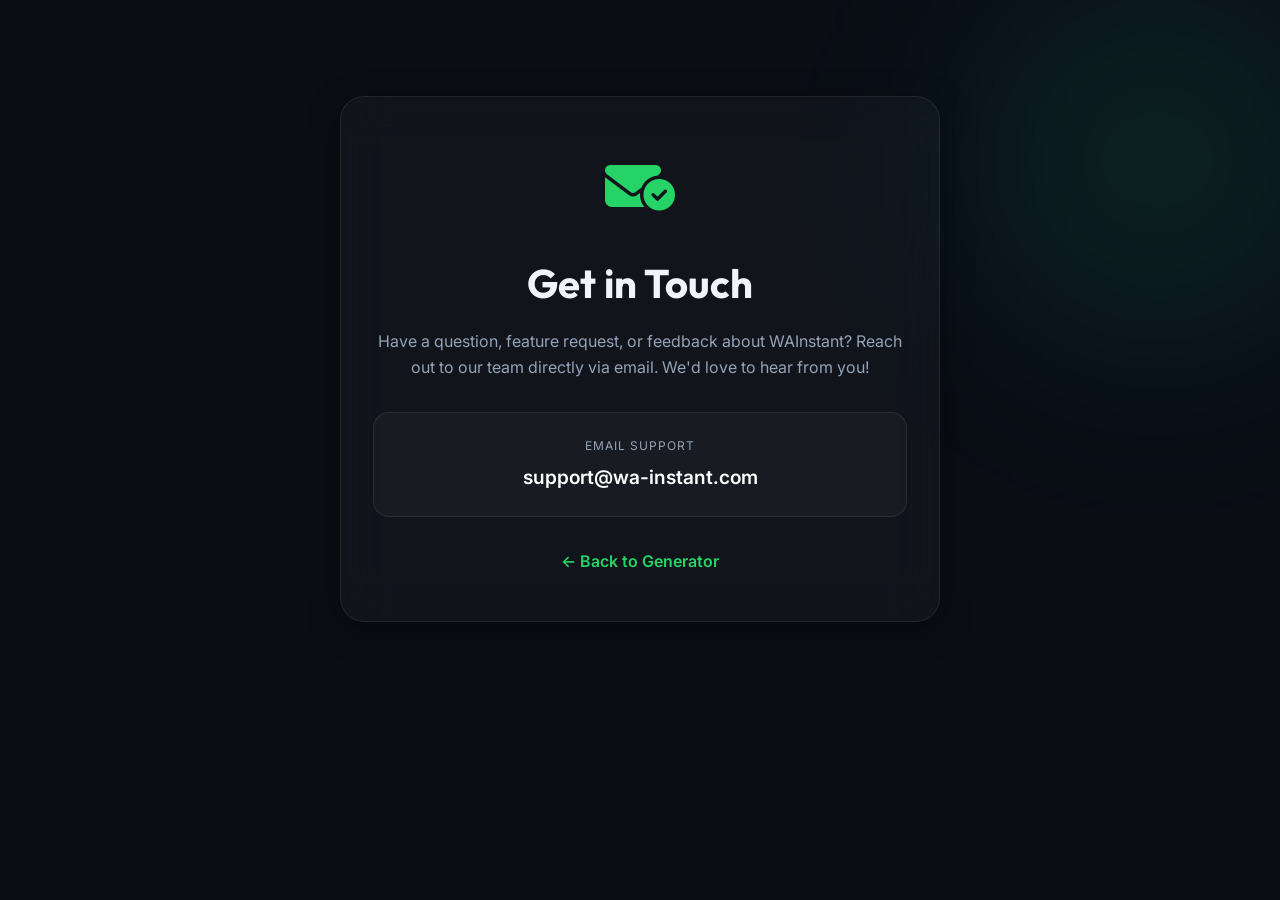
<file: contact.html>
<!DOCTYPE html>
<html lang="en">
<head>
    <meta charset="UTF-8">
    <meta name="viewport" content="width=device-width, initial-scale=1.0">
    <title>Contact Us - WAInstant</title>
    <link rel="preconnect" href="https://fonts.googleapis.com">
    <link rel="preconnect" href="https://fonts.gstatic.com" crossorigin>
    <link href="https://fonts.googleapis.com/css2?family=Outfit:wght@300;400;500;600;700;800&family=Inter:wght@300;400;500;600&display=swap" rel="stylesheet">
    <link rel="stylesheet" href="https://cdnjs.cloudflare.com/ajax/libs/font-awesome/6.4.0/css/all.min.css">
    <link rel="stylesheet" href="style.css">
    <style>
        .contact-content {
            max-width: 600px;
            margin: 4rem auto;
            text-align: center;
            padding: 3rem 2rem;
        }
        .contact-icon {
            font-size: 3.5rem;
            color: var(--primary);
            text-shadow: var(--shadow-glow);
            margin-bottom: 1.5rem;
        }
        .contact-content h1 { font-size: 2.5rem; margin-bottom: 1rem; }
        .contact-content p { color: var(--text-muted); margin-bottom: 2rem; line-height: 1.6; }
        
        .contact-card {
            background: rgba(255, 255, 255, 0.03);
            border: 1px solid var(--glass-border);
            border-radius: var(--radius-md);
            padding: 1.5rem;
            display: flex;
            flex-direction: column;
            align-items: center;
            gap: 0.5rem;
            margin-bottom: 2rem;
            transition: var(--transition);
        }
        
        .contact-card:hover {
            border-color: rgba(37, 211, 102, 0.3);
            transform: translateY(-2px);
        }
        
        .contact-card a {
            color: #fff;
            font-size: 1.2rem;
            font-weight: 600;
            text-decoration: none;
            transition: var(--transition);
        }
        
        .contact-card a:hover {
            color: var(--primary);
        }

        .back-link {
            display: inline-flex;
            align-items: center;
            gap: 0.5rem;
            color: var(--primary);
            text-decoration: none;
            font-weight: 600;
            transition: var(--transition);
        }
        .back-link:hover { text-shadow: 0 0 8px var(--primary-glow); transform: translateX(-4px); }
    </style>
</head>
<body>
    <div class="bg-orb orb-1"></div>
    <div class="app-container">
        <main class="glass-card contact-content">
            <div class="contact-icon">
                <i class="fa-solid fa-envelope-circle-check"></i>
            </div>
            <h1>Get in Touch</h1>
            <p>Have a question, feature request, or feedback about WAInstant? Reach out to our team directly via email. We'd love to hear from you!</p>
            
            <div class="contact-card">
                <span style="font-size: 0.75rem; color: var(--text-muted); text-transform: uppercase; letter-spacing: 1px;">Email Support</span>
                <a href="mailto:support@wa-instant.com">support@wa-instant.com</a>
            </div>

            <a href="index.html" class="back-link">← Back to Generator</a>
        </main>
    </div>
</body>
</html>
</file>
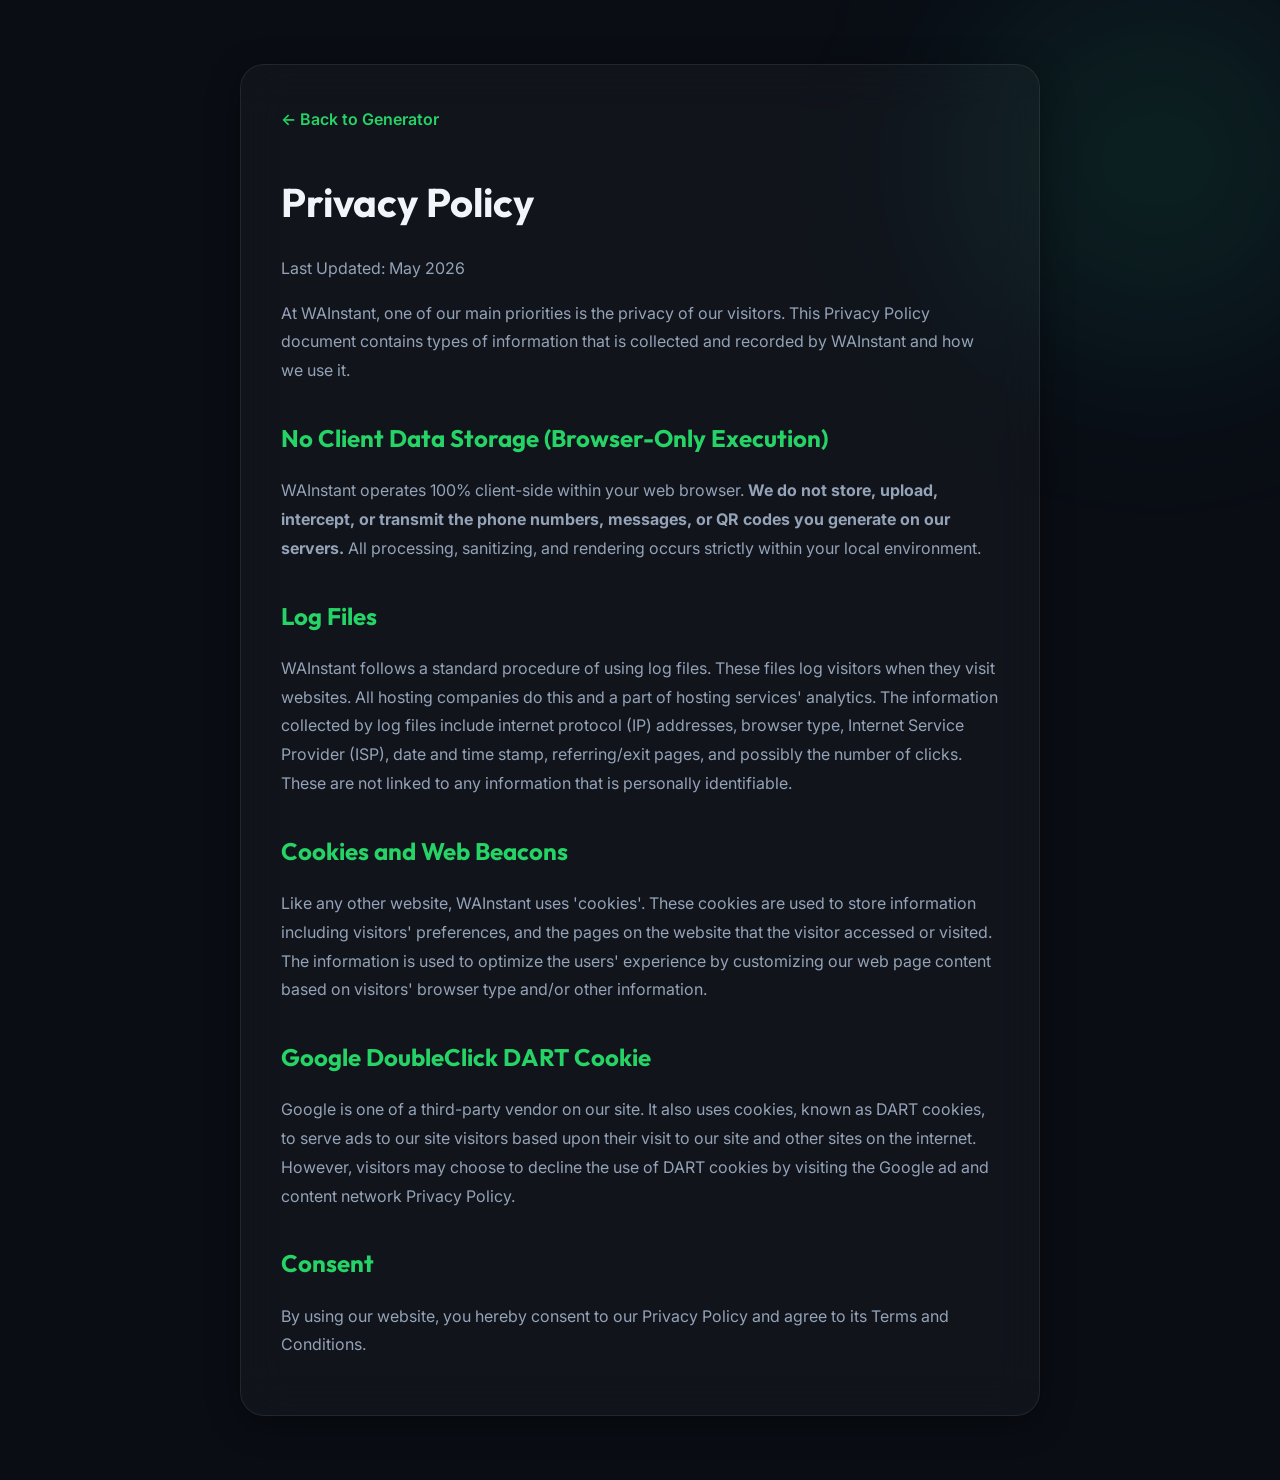
<file: privacy.html>
<!DOCTYPE html>
<html lang="en">
<head>
    <meta charset="UTF-8">
    <meta name="viewport" content="width=device-width, initial-scale=1.0">
    <title>Privacy Policy - WAInstant</title>
    <link rel="preconnect" href="https://fonts.googleapis.com">
    <link rel="preconnect" href="https://fonts.gstatic.com" crossorigin>
    <link href="https://fonts.googleapis.com/css2?family=Outfit:wght@300;400;500;600;700;800&family=Inter:wght@300;400;500;600&display=swap" rel="stylesheet">
    <link rel="stylesheet" href="style.css">
    <style>
        .privacy-content {
            max-width: 800px;
            margin: 2rem auto;
            line-height: 1.8;
        }
        .privacy-content h1 { font-size: 2.5rem; margin-bottom: 1rem; }
        .privacy-content h2 { font-size: 1.5rem; margin: 2rem 0 1rem; color: var(--primary); }
        .privacy-content p { margin-bottom: 1rem; color: var(--text-muted); }
        .privacy-content ul { margin-bottom: 1.5rem; padding-left: 1.5rem; color: var(--text-muted); }
        .back-link {
            display: inline-flex;
            align-items: center;
            gap: 0.5rem;
            color: var(--primary);
            text-decoration: none;
            font-weight: 600;
            margin-bottom: 2rem;
            transition: var(--transition);
        }
        .back-link:hover { text-shadow: 0 0 8px var(--primary-glow); transform: translateX(-4px); }
    </style>
</head>
<body>
    <div class="bg-orb orb-1"></div>
    <div class="app-container">
        <main class="glass-card privacy-content">
            <a href="index.html" class="back-link">← Back to Generator</a>
            
            <h1>Privacy Policy</h1>
            <p>Last Updated: May 2026</p>
            
            <p>At WAInstant, one of our main priorities is the privacy of our visitors. This Privacy Policy document contains types of information that is collected and recorded by WAInstant and how we use it.</p>

            <h2>No Client Data Storage (Browser-Only Execution)</h2>
            <p>WAInstant operates 100% client-side within your web browser. <strong>We do not store, upload, intercept, or transmit the phone numbers, messages, or QR codes you generate on our servers.</strong> All processing, sanitizing, and rendering occurs strictly within your local environment.</p>

            <h2>Log Files</h2>
            <p>WAInstant follows a standard procedure of using log files. These files log visitors when they visit websites. All hosting companies do this and a part of hosting services' analytics. The information collected by log files include internet protocol (IP) addresses, browser type, Internet Service Provider (ISP), date and time stamp, referring/exit pages, and possibly the number of clicks. These are not linked to any information that is personally identifiable.</p>

            <h2>Cookies and Web Beacons</h2>
            <p>Like any other website, WAInstant uses 'cookies'. These cookies are used to store information including visitors' preferences, and the pages on the website that the visitor accessed or visited. The information is used to optimize the users' experience by customizing our web page content based on visitors' browser type and/or other information.</p>

            <h2>Google DoubleClick DART Cookie</h2>
            <p>Google is one of a third-party vendor on our site. It also uses cookies, known as DART cookies, to serve ads to our site visitors based upon their visit to our site and other sites on the internet. However, visitors may choose to decline the use of DART cookies by visiting the Google ad and content network Privacy Policy.</p>

            <h2>Consent</h2>
            <p>By using our website, you hereby consent to our Privacy Policy and agree to its Terms and Conditions.</p>
        </main>
    </div>
</body>
</html>
</file>
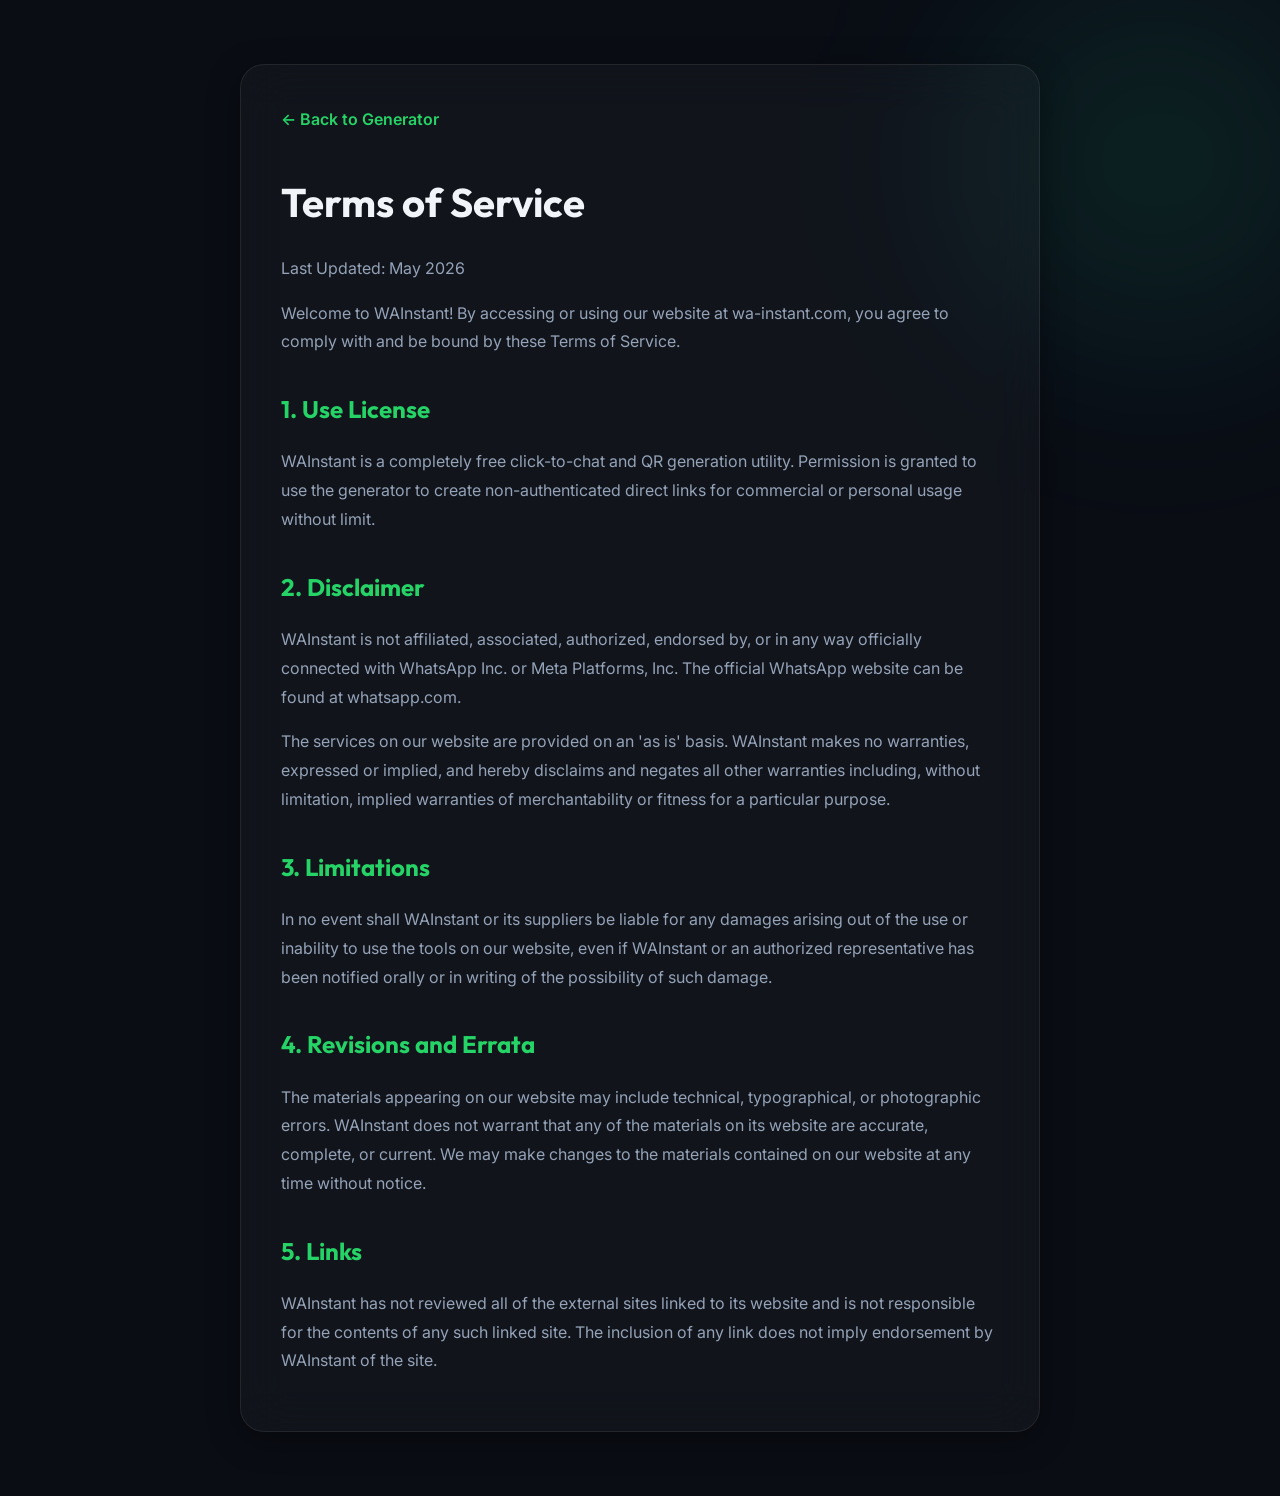
<file: terms.html>
<!DOCTYPE html>
<html lang="en">
<head>
    <meta charset="UTF-8">
    <meta name="viewport" content="width=device-width, initial-scale=1.0">
    <title>Terms of Service - WAInstant</title>
    <link rel="preconnect" href="https://fonts.googleapis.com">
    <link rel="preconnect" href="https://fonts.gstatic.com" crossorigin>
    <link href="https://fonts.googleapis.com/css2?family=Outfit:wght@300;400;500;600;700;800&family=Inter:wght@300;400;500;600&display=swap" rel="stylesheet">
    <link rel="stylesheet" href="style.css">
    <style>
        .policy-content {
            max-width: 800px;
            margin: 2rem auto;
            line-height: 1.8;
        }
        .policy-content h1 { font-size: 2.5rem; margin-bottom: 1rem; }
        .policy-content h2 { font-size: 1.5rem; margin: 2rem 0 1rem; color: var(--primary); }
        .policy-content p { margin-bottom: 1rem; color: var(--text-muted); }
        .policy-content ul { margin-bottom: 1.5rem; padding-left: 1.5rem; color: var(--text-muted); }
        .back-link {
            display: inline-flex;
            align-items: center;
            gap: 0.5rem;
            color: var(--primary);
            text-decoration: none;
            font-weight: 600;
            margin-bottom: 2rem;
            transition: var(--transition);
        }
        .back-link:hover { text-shadow: 0 0 8px var(--primary-glow); transform: translateX(-4px); }
    </style>
</head>
<body>
    <div class="bg-orb orb-1"></div>
    <div class="app-container">
        <main class="glass-card policy-content">
            <a href="index.html" class="back-link">← Back to Generator</a>
            
            <h1>Terms of Service</h1>
            <p>Last Updated: May 2026</p>
            
            <p>Welcome to WAInstant! By accessing or using our website at wa-instant.com, you agree to comply with and be bound by these Terms of Service.</p>

            <h2>1. Use License</h2>
            <p>WAInstant is a completely free click-to-chat and QR generation utility. Permission is granted to use the generator to create non-authenticated direct links for commercial or personal usage without limit.</p>

            <h2>2. Disclaimer</h2>
            <p>WAInstant is not affiliated, associated, authorized, endorsed by, or in any way officially connected with WhatsApp Inc. or Meta Platforms, Inc. The official WhatsApp website can be found at whatsapp.com.</p>
            <p>The services on our website are provided on an 'as is' basis. WAInstant makes no warranties, expressed or implied, and hereby disclaims and negates all other warranties including, without limitation, implied warranties of merchantability or fitness for a particular purpose.</p>

            <h2>3. Limitations</h2>
            <p>In no event shall WAInstant or its suppliers be liable for any damages arising out of the use or inability to use the tools on our website, even if WAInstant or an authorized representative has been notified orally or in writing of the possibility of such damage.</p>

            <h2>4. Revisions and Errata</h2>
            <p>The materials appearing on our website may include technical, typographical, or photographic errors. WAInstant does not warrant that any of the materials on its website are accurate, complete, or current. We may make changes to the materials contained on our website at any time without notice.</p>

            <h2>5. Links</h2>
            <p>WAInstant has not reviewed all of the external sites linked to its website and is not responsible for the contents of any such linked site. The inclusion of any link does not imply endorsement by WAInstant of the site.</p>
        </main>
    </div>
</body>
</html>
</file>
<file: style.css>
/* Premium CSS Architecture - WhatsApp Instant Chat
   ========================================================================== */

:root {
    --bg-primary: #0a0d14;
    --bg-secondary: #111622;
    --glass-bg: rgba(255, 255, 255, 0.03);
    --glass-border: rgba(255, 255, 255, 0.08);
    --text-main: #f1f5f9;
    --text-muted: #94a3b8;
    
    /* Theme Accents */
    --primary: #25D366;
    --primary-glow: rgba(37, 211, 102, 0.3);
    --accent-cyan: #00f2fe;
    --accent-teal: #00c6ff;
    --gradient-brand: linear-gradient(135deg, #25D366 0%, #00c6ff 100%);
    --gradient-orb: radial-gradient(circle, rgba(37, 211, 102, 0.15) 0%, rgba(0, 198, 255, 0.05) 50%, transparent 80%);
    
    /* Dimensions & Radius */
    --radius-lg: 24px;
    --radius-md: 16px;
    --radius-sm: 12px;
    --shadow-glow: 0 0 30px -5px var(--primary-glow);
    --transition: all 0.3s cubic-bezier(0.4, 0, 0.2, 1);
}

/* Base Reset
   ========================================================================== */
* {
    box-sizing: border-box;
    margin: 0;
    padding: 0;
    scrollbar-width: thin;
    scrollbar-color: var(--glass-border) transparent;
}

body {
    font-family: 'Inter', sans-serif;
    background-color: var(--bg-primary);
    color: var(--text-main);
    min-height: 100vh;
    overflow-x: hidden;
    display: flex;
    flex-direction: column;
    align-items: center;
    line-height: 1.5;
}

h1, h2, h3, h4, .logo {
    font-family: 'Outfit', sans-serif;
}

/* Ambient Background Visuals
   ========================================================================== */
.bg-orb {
    position: fixed;
    width: 500px;
    height: 500px;
    border-radius: 50%;
    background: var(--gradient-orb);
    filter: blur(80px);
    z-index: -1;
    pointer-events: none;
}

.orb-1 {
    top: -10%;
    right: -10%;
    animation: orbFloat 20s infinite alternate;
}

.orb-2 {
    bottom: -10%;
    left: -10%;
    background: radial-gradient(circle, rgba(0, 242, 254, 0.1) 0%, transparent 70%);
    animation: orbFloat 25s infinite alternate-reverse;
}

@keyframes orbFloat {
    0% { transform: translate(0, 0) scale(1); }
    100% { transform: translate(40px, 40px) scale(1.1); }
}

/* Scrollbars
   ========================================================================== */
::-webkit-scrollbar {
    width: 8px;
}
::-webkit-scrollbar-track {
    background: transparent;
}
::-webkit-scrollbar-thumb {
    background: var(--glass-border);
    border-radius: 10px;
}
::-webkit-scrollbar-thumb:hover {
    background: rgba(255, 255, 255, 0.15);
}

/* Typography & Globals
   ========================================================================== */
.app-container {
    max-width: 1100px;
    width: 100%;
    padding: 2rem 1.5rem;
    display: flex;
    flex-direction: column;
    gap: 2.5rem;
}

.highlight {
    background: var(--gradient-brand);
    -webkit-background-clip: text;
    -webkit-text-fill-color: transparent;
    background-clip: text;
}

/* Header
   ========================================================================== */
.main-header {
    display: flex;
    flex-direction: column;
    align-items: center;
    text-align: center;
    gap: 0.5rem;
}

.logo {
    font-size: 2.5rem;
    font-weight: 800;
    letter-spacing: -1px;
    display: flex;
    align-items: center;
    gap: 0.75rem;
}

.icon-glow {
    color: var(--primary);
    text-shadow: 0 0 15px rgba(37, 211, 102, 0.5);
    font-size: 2.75rem;
}

.tagline {
    font-size: 1.1rem;
    font-weight: 400;
    color: var(--text-muted);
    max-width: 500px;
}

/* Ad Slot Mockup Styles
   ========================================================================== */
.ad-slot {
    width: 100%;
    display: flex;
    justify-content: center;
    margin: 0.5rem 0;
    min-height: 90px;
    border: 1px dashed rgba(255, 255, 255, 0.15); /* Temporary dashed helper to visually verify space */
    border-radius: var(--radius-md);
}

/* 🚨 CRITICAL BUG FIX: Forces direct width evaluation on the responsive tag
   to prevent the infamous Google "No slot size for availableWidth=0" Flexbox collapse error! */
.ad-slot ins.adsbygoogle {
    display: block !important;
    width: 100% !important;
    min-width: 280px !important;
    min-height: 90px !important;
}

.ad-placeholder {
    width: 100%;
    max-width: 728px;
    height: 90px;
    background: var(--glass-bg);
    border: 1px dashed var(--glass-border);
    border-radius: var(--radius-md);
    display: flex;
    align-items: center;
    justify-content: center;
    gap: 0.75rem;
    color: var(--text-muted);
    font-size: 0.85rem;
    text-transform: uppercase;
    letter-spacing: 1px;
    backdrop-filter: blur(10px);
    opacity: 0.8;
    transition: var(--transition);
}

.ad-placeholder:hover {
    border-color: rgba(255,255,255,0.2);
    background: rgba(255, 255, 255, 0.05);
}

.ad-placeholder i {
    font-size: 1.25rem;
}

.ad-mid .ad-placeholder {
    height: 120px; /* slightly bigger for middle banner */
}

/* Main Grid System
   ========================================================================== */
.tool-grid {
    display: grid;
    grid-template-columns: 1.1fr 0.9fr;
    gap: 2rem;
    align-items: start;
}

@media (max-width: 850px) {
    .tool-grid {
        grid-template-columns: 1fr;
    }
}

/* Glassmorphic Cards
   ========================================================================== */
.glass-card {
    background: var(--glass-bg);
    backdrop-filter: blur(24px);
    -webkit-backdrop-filter: blur(24px);
    border: 1px solid var(--glass-border);
    border-radius: var(--radius-lg);
    padding: 2.5rem;
    box-shadow: 0 8px 32px 0 rgba(0, 0, 0, 0.37);
    transition: transform 0.4s ease, box-shadow 0.4s ease;
}

.glass-card:hover {
    box-shadow: 0 12px 40px 0 rgba(0, 0, 0, 0.5);
}

.card-header {
    margin-bottom: 2rem;
}

.card-header h2 {
    font-size: 1.5rem;
    font-weight: 700;
    margin-bottom: 0.25rem;
    display: flex;
    align-items: center;
    gap: 0.75rem;
}

.card-header h2 i {
    color: var(--primary);
}

.card-header p {
    color: var(--text-muted);
    font-size: 0.95rem;
}

/* Form Inputs & Controls
   ========================================================================== */
.input-group {
    display: flex;
    flex-direction: column;
    gap: 0.6rem;
    margin-bottom: 1.5rem;
    position: relative;
}

label {
    font-size: 0.85rem;
    font-weight: 600;
    color: var(--text-muted);
    letter-spacing: 0.5px;
    text-transform: uppercase;
}

.input-wrapper {
    position: relative;
    display: flex;
    align-items: center;
}

.input-wrapper i {
    position: absolute;
    left: 1.25rem;
    color: var(--text-muted);
    font-size: 1.1rem;
    transition: var(--transition);
}

input[type="tel"], 
textarea, 
.custom-select-trigger,
.link-preview-box input {
    width: 100%;
    background: var(--bg-secondary);
    border: 1px solid var(--glass-border);
    border-radius: var(--radius-md);
    padding: 1rem 1rem 1rem 3.25rem;
    color: var(--text-main);
    font-size: 1.05rem;
    font-family: 'Inter', sans-serif;
    transition: var(--transition);
    outline: none;
}

textarea {
    resize: none;
    padding: 1rem 1.25rem 1rem 3.25rem;
}

.custom-select-trigger {
    padding: 1rem 1.25rem;
    display: flex;
    align-items: center;
    gap: 0.75rem;
    cursor: pointer;
    font-size: 1rem;
    user-select: none;
}

.custom-select-trigger i {
    margin-left: auto;
    font-size: 0.85rem;
    color: var(--text-muted);
    transition: transform 0.3s ease;
}

/* Focus & Hover States */
input[type="tel"]:focus,
textarea:focus,
.custom-select-wrapper.open .custom-select-trigger {
    border-color: var(--primary);
    box-shadow: 0 0 0 3px rgba(37, 211, 102, 0.15);
    background: rgba(17, 22, 34, 0.8);
}

input[type="tel"]:focus + i,
.input-wrapper:focus-within i {
    color: var(--primary);
    filter: drop-shadow(0 0 8px var(--primary-glow));
}

.input-tip {
    font-size: 0.75rem;
    color: var(--text-muted);
    margin-top: 0.25rem;
    opacity: 0.8;
}

/* Custom Searchable Select List
   ========================================================================== */
.custom-select-wrapper {
    position: relative;
    width: 100%;
}

.custom-options-container {
    position: absolute;
    top: calc(100% + 8px);
    left: 0;
    right: 0;
    background: var(--bg-secondary);
    border: 1px solid rgba(255, 255, 255, 0.12);
    border-radius: var(--radius-md);
    max-height: 320px;
    overflow: hidden;
    display: flex;
    flex-direction: column;
    z-index: 100;
    box-shadow: 0 15px 40px rgba(0,0,0,0.6);
    opacity: 0;
    transform: translateY(-10px);
    pointer-events: none;
    transition: var(--transition);
    backdrop-filter: blur(20px);
}

.custom-select-wrapper.open .custom-options-container {
    opacity: 1;
    transform: translateY(0);
    pointer-events: auto;
}

.custom-select-wrapper.open .custom-select-trigger i {
    transform: rotate(180deg);
}

.search-box {
    display: flex;
    align-items: center;
    padding: 0.75rem 1rem;
    border-bottom: 1px solid var(--glass-border);
    background: rgba(255,255,255,0.02);
}

.search-box input {
    width: 100%;
    border: none;
    background: transparent;
    color: #fff;
    outline: none;
    font-size: 0.95rem;
    padding: 0.5rem;
}

.search-box i {
    color: var(--text-muted);
    font-size: 0.9rem;
}

.options-list {
    list-style: none;
    overflow-y: auto;
    flex-grow: 1;
}

.option-item {
    padding: 0.75rem 1.25rem;
    cursor: pointer;
    display: flex;
    align-items: center;
    gap: 0.75rem;
    font-size: 0.95rem;
    transition: var(--transition);
    border-bottom: 1px solid rgba(255,255,255,0.02);
}

.option-item:hover {
    background: rgba(37, 211, 102, 0.08);
    color: var(--primary);
}

.option-item span.flag {
    font-size: 1.2rem;
}

.option-item span.code {
    margin-left: auto;
    color: var(--text-muted);
    font-weight: 500;
    font-size: 0.85rem;
}

/* Results Cards states
   ========================================================================== */
.results-section {
    display: flex;
    flex-direction: column;
    justify-content: center;
    position: relative;
    overflow: hidden;
}

/* Empty state UI */
.empty-indicator {
    display: flex;
    flex-direction: column;
    align-items: center;
    justify-content: center;
    text-align: center;
    gap: 1rem;
    transition: var(--transition);
}

.empty-indicator i {
    font-size: 3.5rem;
    color: rgba(255,255,255,0.1);
}

.pulse {
    animation: pulse-slow 2s infinite ease-in-out;
}

@keyframes pulse-slow {
    0%, 100% { transform: scale(1); opacity: 0.5; }
    50% { transform: scale(1.05); opacity: 1; color: var(--primary-glow); }
}

.empty-indicator h3 {
    color: var(--text-muted);
    font-size: 1.25rem;
}

.active-results {
    opacity: 0;
    transform: translateY(10px);
    display: none;
    flex-direction: column;
    gap: 1.5rem;
    transition: var(--transition);
}

.results-section:not(.empty-state) .empty-indicator {
    display: none;
}

.results-section:not(.empty-state) .active-results {
    display: flex;
    opacity: 1;
    transform: translateY(0);
}

/* Result Box Layouts
   ========================================================================== */
.link-preview-box {
    display: flex;
    gap: 0.75rem;
    align-items: center;
}

.link-preview-box input {
    padding: 1rem 1.25rem;
    font-family: monospace;
    font-size: 0.95rem;
    background: rgba(0, 0, 0, 0.2);
    text-overflow: ellipsis;
}

.btn-icon-action {
    height: 52px;
    width: 52px;
    background: var(--glass-bg);
    border: 1px solid var(--glass-border);
    border-radius: var(--radius-md);
    color: var(--text-main);
    cursor: pointer;
    font-size: 1.1rem;
    display: flex;
    align-items: center;
    justify-content: center;
    flex-shrink: 0;
    transition: var(--transition);
}

.btn-icon-action:hover {
    background: rgba(255,255,255,0.08);
    border-color: rgba(255,255,255,0.25);
    transform: translateY(-2px);
}

.btn-icon-action:active {
    transform: scale(0.95);
}

/* Action Buttons & Layout
   ========================================================================== */
.btn {
    padding: 1.1rem 2rem;
    border-radius: var(--radius-md);
    font-family: 'Outfit', sans-serif;
    font-size: 1.05rem;
    font-weight: 700;
    cursor: pointer;
    display: inline-flex;
    align-items: center;
    justify-content: center;
    gap: 0.75rem;
    transition: var(--transition);
    text-decoration: none;
    border: none;
}

.btn-primary {
    background: var(--gradient-brand);
    color: #000;
    box-shadow: var(--shadow-glow);
    width: 100%;
}

.btn-primary:hover {
    transform: translateY(-3px);
    box-shadow: 0 0 40px 0 rgba(37, 211, 102, 0.5);
}

.btn-primary:active {
    transform: translateY(0);
}

.qr-divider {
    display: flex;
    align-items: center;
    text-align: center;
    color: var(--text-muted);
    font-size: 0.75rem;
    font-weight: 700;
    text-transform: uppercase;
    letter-spacing: 1.5px;
    margin: 0.5rem 0;
}

.qr-divider::before,
.qr-divider::after {
    content: '';
    flex: 1;
    border-bottom: 1px solid var(--glass-border);
}

.qr-divider::before { margin-right: 1rem; }
.qr-divider::after { margin-left: 1rem; }

.qr-output-wrapper {
    display: flex;
    flex-direction: column;
    align-items: center;
    gap: 1.25rem;
}

.canvas-holder {
    background: #fff;
    padding: 1rem;
    border-radius: var(--radius-md);
    display: inline-flex;
    box-shadow: 0 10px 25px rgba(0, 0, 0, 0.2);
    transform-origin: center;
    animation: qrPop 0.4s cubic-bezier(0.175, 0.885, 0.32, 1.275);
}

@keyframes qrPop {
    0% { transform: scale(0.8); opacity: 0; }
    100% { transform: scale(1); opacity: 1; }
}

canvas {
    display: block;
    width: 160px;
    height: 160px;
}

.btn-secondary {
    background: var(--glass-bg);
    border: 1px solid var(--glass-border);
    color: var(--text-main);
    width: 100%;
}

.btn-secondary:hover {
    background: rgba(255,255,255,0.06);
    border-color: rgba(255,255,255,0.25);
    transform: translateY(-2px);
}

/* SEO rich Text Section
   ========================================================================== */
.seo-article {
    background: var(--glass-bg);
    border: 1px solid var(--glass-border);
    border-radius: var(--radius-lg);
    padding: 3rem 2.5rem;
    margin-top: 1rem;
}

.article-header {
    text-align: center;
    margin-bottom: 2.5rem;
}

.article-header h2 {
    font-size: 2rem;
    font-weight: 700;
    margin-bottom: 0.5rem;
}

.article-header p {
    color: var(--text-muted);
    font-size: 1.05rem;
}

.faq-grid {
    display: grid;
    grid-template-columns: 1fr 1fr;
    gap: 2.5rem;
}

@media (max-width: 768px) {
    .faq-grid {
        grid-template-columns: 1fr;
        gap: 2rem;
    }
}

.faq-item {
    display: flex;
    flex-direction: column;
    gap: 0.75rem;
}

.faq-item h3 {
    font-size: 1.15rem;
    font-weight: 600;
    display: flex;
    align-items: center;
    gap: 0.75rem;
    color: var(--text-main);
}

.faq-item h3 i {
    color: var(--primary);
    font-size: 1.1rem;
}

.faq-item p {
    color: var(--text-muted);
    font-size: 0.95rem;
    line-height: 1.6;
}

.faq-item code {
    background: rgba(255,255,255,0.1);
    padding: 0.1rem 0.4rem;
    border-radius: 4px;
    font-size: 0.9rem;
    color: var(--accent-cyan);
}

/* Footer Section
   ========================================================================== */
.main-footer {
    border-top: 1px solid var(--glass-border);
    padding-top: 2rem;
    margin-top: 1rem;
}

.footer-content {
    display: flex;
    justify-content: space-between;
    align-items: center;
    flex-wrap: wrap;
    gap: 1rem;
    color: var(--text-muted);
    font-size: 0.9rem;
}

.footer-links {
    display: flex;
    gap: 1.5rem;
}

.footer-links a {
    color: var(--text-muted);
    text-decoration: none;
    transition: var(--transition);
}

.footer-links a:hover {
    color: var(--primary);
}

@media (max-width: 500px) {
    .footer-content {
        flex-direction: column;
        text-align: center;
    }
}

/* Toast Notification System
   ========================================================================== */
.toast {
    position: fixed;
    bottom: 30px;
    left: 50%;
    transform: translateX(-50%) translateY(100px);
    background: rgba(37, 211, 102, 0.9);
    backdrop-filter: blur(10px);
    color: #000;
    font-family: 'Outfit', sans-serif;
    font-weight: 700;
    padding: 0.9rem 1.75rem;
    border-radius: 50px;
    box-shadow: 0 10px 30px rgba(37, 211, 102, 0.4);
    z-index: 9999;
    opacity: 0;
    pointer-events: none;
    transition: transform 0.4s cubic-bezier(0.175, 0.885, 0.32, 1.275), opacity 0.3s ease;
}

.toast.show {
    transform: translateX(-50%) translateY(0);
    opacity: 1;
}

/* 🚀 Synergistic Promo Banner Styles
   ========================================================================== */
.promo-card {
    background: linear-gradient(135deg, rgba(0, 242, 254, 0.05) 0%, rgba(0, 198, 255, 0.01) 100%);
    border: 1px solid rgba(0, 242, 254, 0.2);
    border-radius: var(--radius-md);
    padding: 1.25rem;
    margin-top: 0.75rem;
    position: relative;
    overflow: hidden;
    transition: var(--transition);
    box-shadow: 0 4px 20px rgba(0, 242, 254, 0.05);
    animation: bannerFadeIn 0.5s ease-out;
}

/* 🚫 ABSOLUTE GOOGLE AUTO-ADS LOCKDOWN (STOPS FAQ INJECTIONS)
   ========================================================================== */
.faq-grid ins.adsbygoogle,
.faq-grid .adsbygoogle,
.faq-grid iframe[id^="aswift"],
.faq-grid google-adsense-container,
.tool-grid ins.adsbygoogle:not(.ad-slot ins.adsbygoogle),
.main-header ins.adsbygoogle {
    display: none !important;
    visibility: hidden !important;
    height: 0px !important;
    width: 0px !important;
    opacity: 0 !important;
    pointer-events: none !important;
}

@keyframes bannerFadeIn {
    from { opacity: 0; transform: translateY(10px); }
    to { opacity: 1; transform: translateY(0); }
}

.promo-card::before {
    content: '';
    position: absolute;
    top: 0;
    left: 0;
    right: 0;
    height: 2px;
    background: linear-gradient(90deg, var(--accent-cyan), transparent);
}

.promo-card:hover {
    border-color: rgba(0, 242, 254, 0.4);
    background: linear-gradient(135deg, rgba(0, 242, 254, 0.08) 0%, rgba(0, 198, 255, 0.02) 100%);
    box-shadow: 0 6px 25px rgba(0, 242, 254, 0.1);
    transform: translateY(-2px);
}

.promo-badge {
    display: inline-block;
    background: rgba(0, 242, 254, 0.1);
    border: 1px solid rgba(0, 242, 254, 0.3);
    color: var(--accent-cyan);
    font-size: 0.65rem;
    font-weight: 700;
    text-transform: uppercase;
    letter-spacing: 1px;
    padding: 0.2rem 0.6rem;
    border-radius: 20px;
    margin-bottom: 0.75rem;
}

.promo-title {
    font-family: 'Outfit', sans-serif;
    font-size: 1.1rem;
    font-weight: 700;
    color: #fff;
    margin-bottom: 0.4rem;
}

.promo-desc {
    font-size: 0.85rem;
    color: var(--text-muted);
    line-height: 1.5;
    margin-bottom: 1.1rem;
}

.promo-desc strong {
    color: #fff;
    font-weight: 600;
}

.promo-btn {
    display: inline-flex;
    align-items: center;
    justify-content: center;
    gap: 0.5rem;
    width: 100%;
    padding: 0.85rem;
    background: rgba(255, 255, 255, 0.08);
    border: 1px solid var(--glass-border);
    border-radius: var(--radius-sm);
    color: #fff;
    text-decoration: none;
    font-family: 'Outfit', sans-serif;
    font-size: 0.95rem;
    font-weight: 700;
    transition: var(--transition);
}

.promo-btn:hover {
    background: #fff;
    color: #000;
    box-shadow: 0 4px 15px rgba(255,255,255,0.2);
    border-color: #fff;
}

.promo-btn i {
    font-size: 0.75rem;
}
</file>
